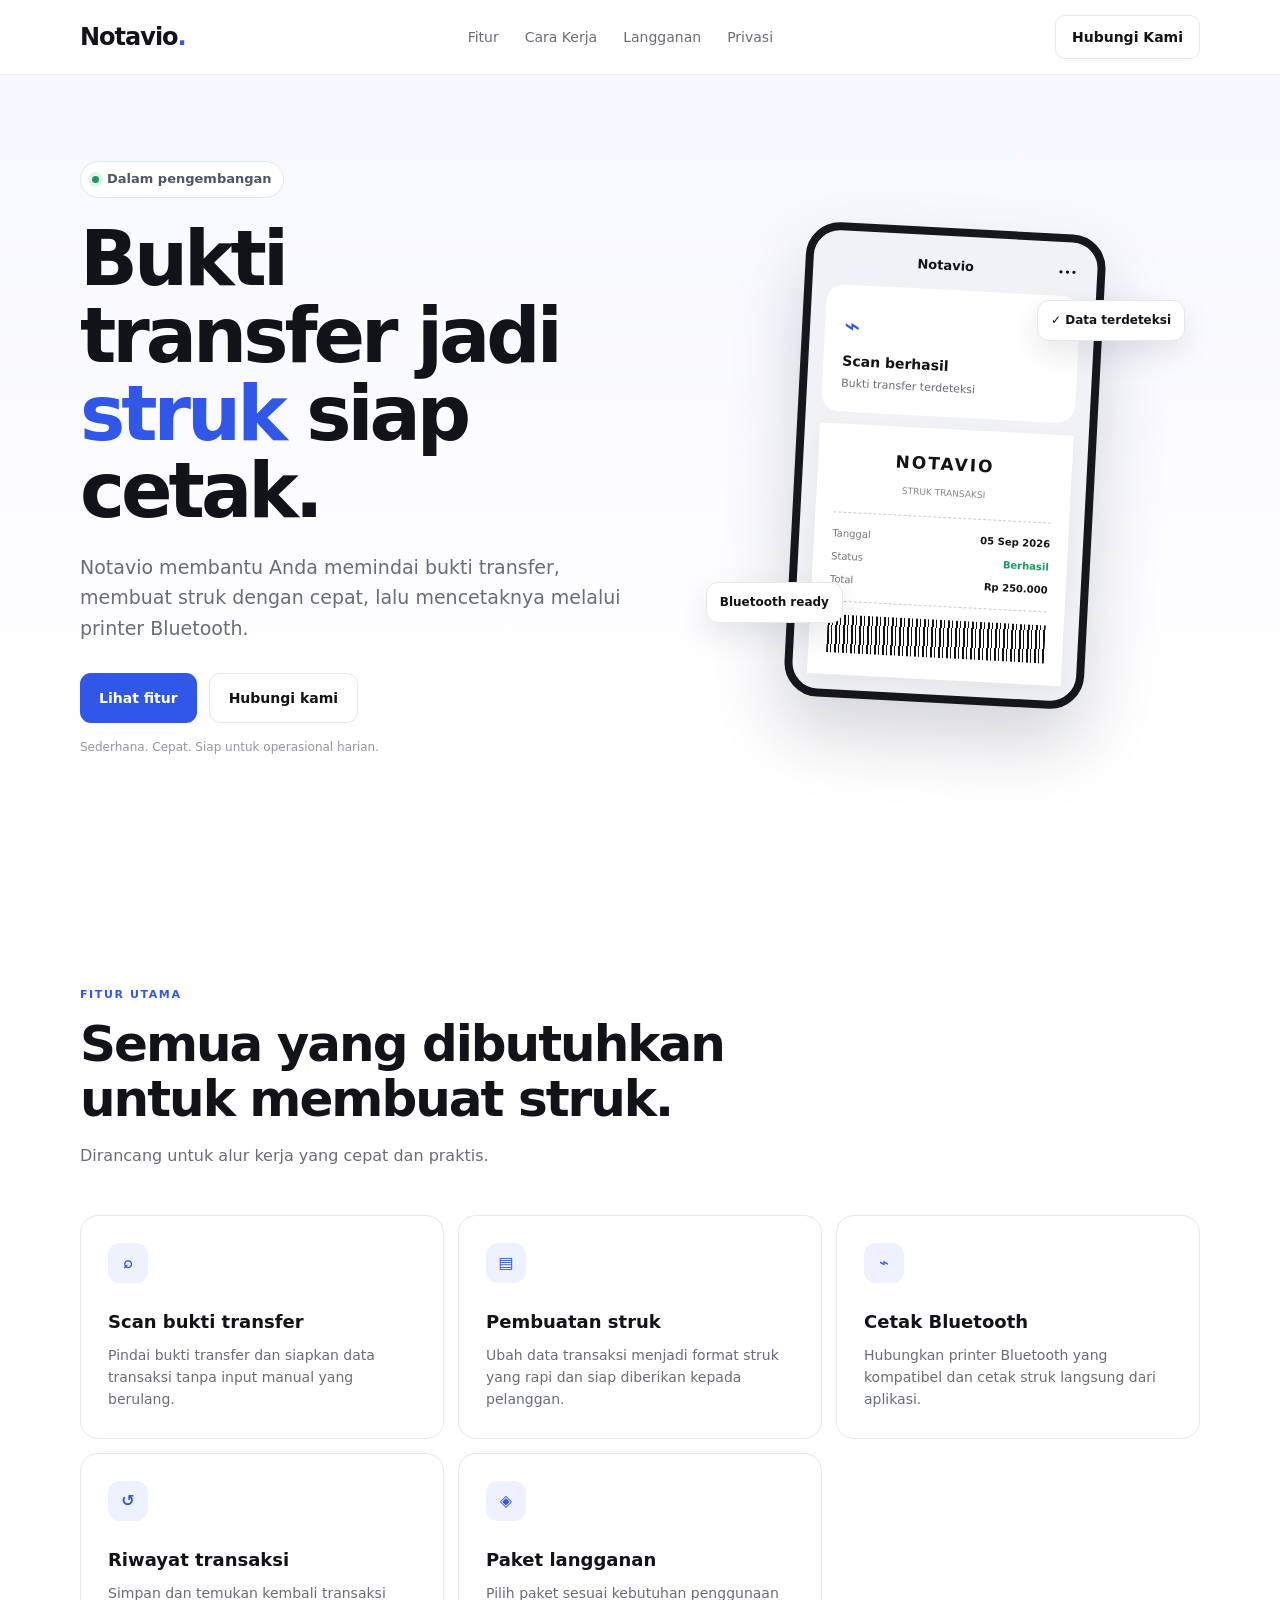
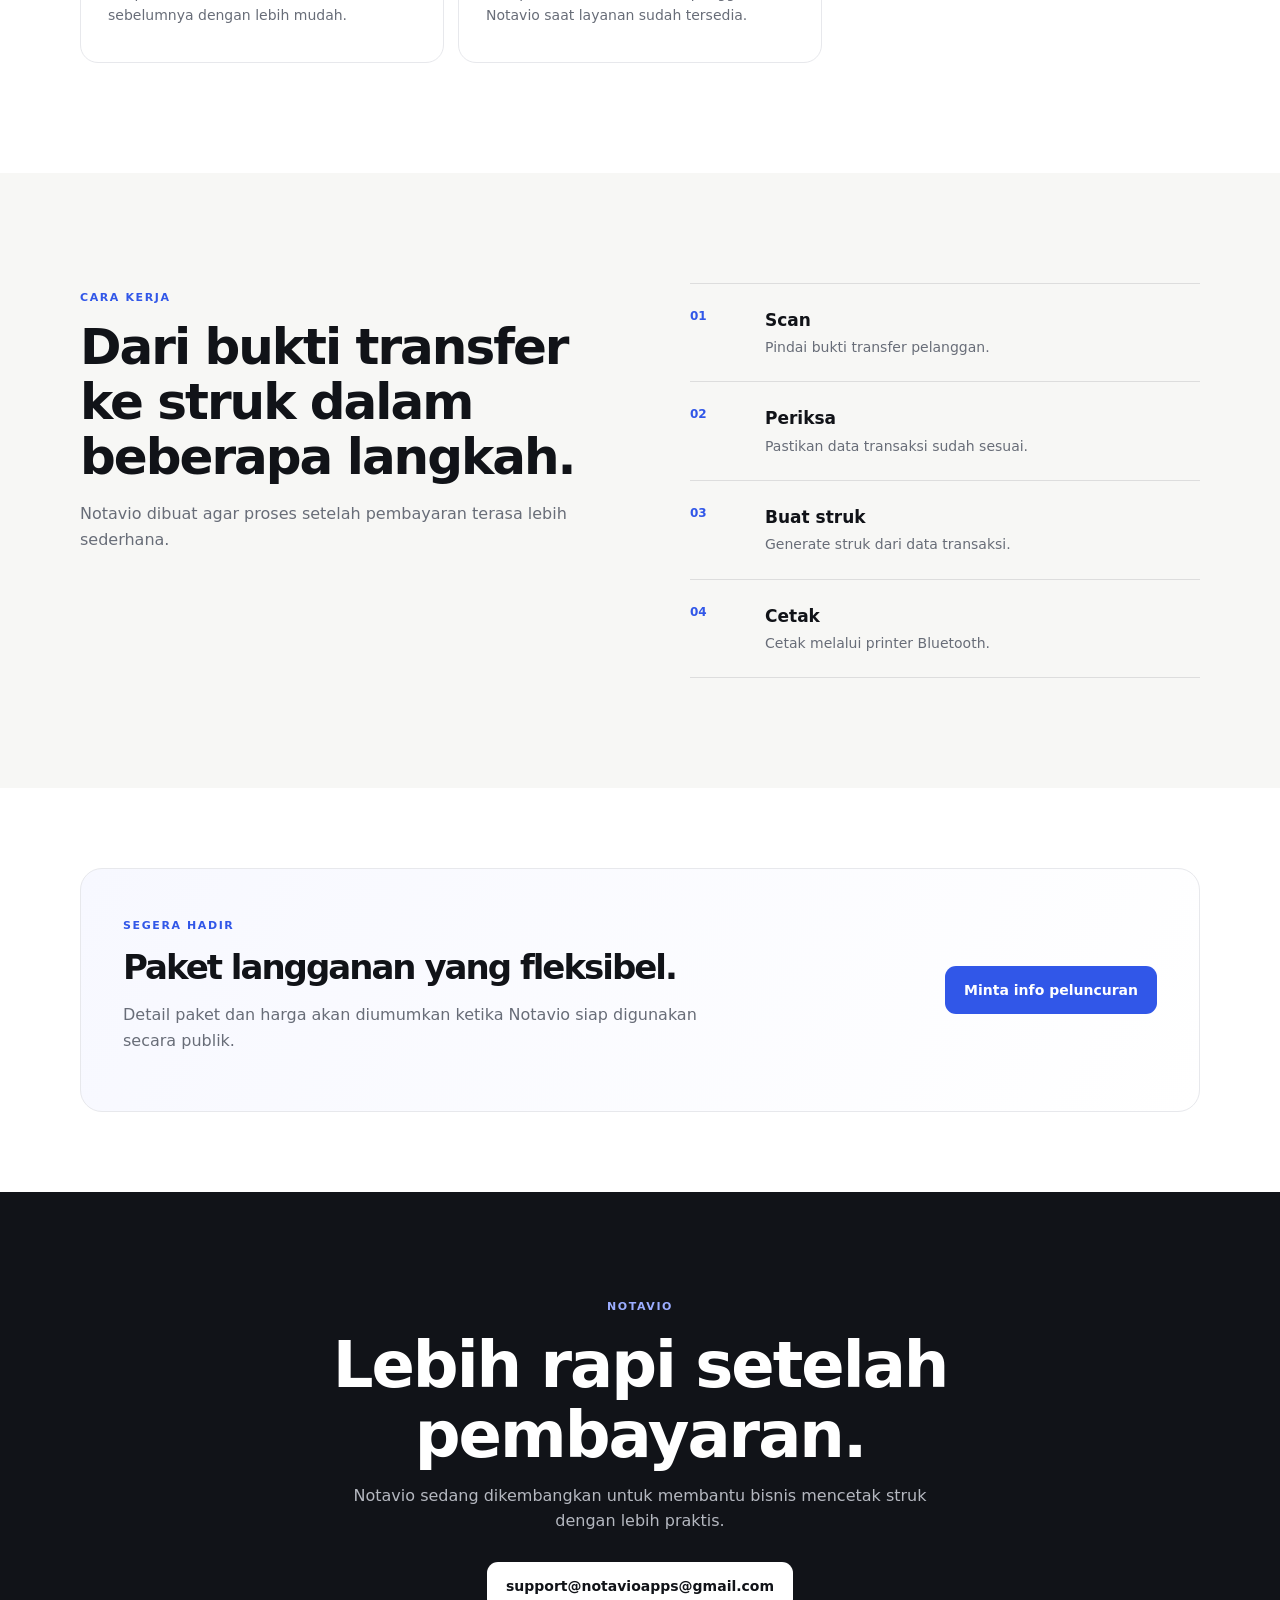
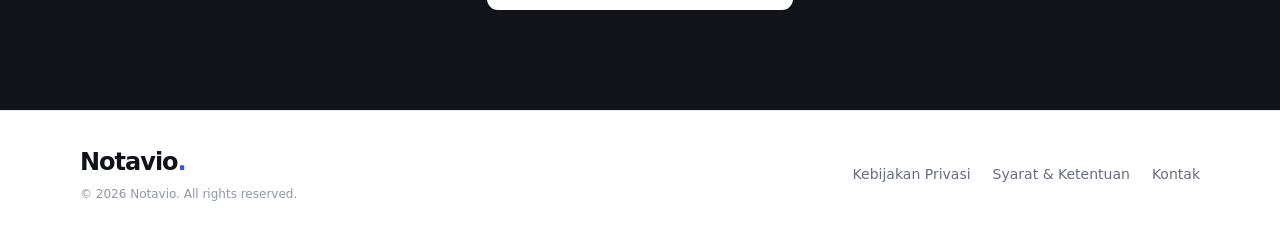
<file: index.html>
<!DOCTYPE html>
<html lang="id">
<head>
  <meta charset="UTF-8">
  <meta name="viewport" content="width=device-width, initial-scale=1.0">
  <meta name="description" content="Notavio — aplikasi untuk mengubah bukti transfer menjadi struk siap cetak.">
  <title>Notavio — Bukti Transfer Jadi Struk</title>
  <link rel="stylesheet" href="styles.css">
</head>
<body>
  <header class="nav-wrap">
    <nav class="container nav">
      <a class="brand" href="index.html" aria-label="Notavio">Notavio<span>.</span></a>
      <div class="nav-links">
        <a href="#fitur">Fitur</a>
        <a href="#cara-kerja">Cara Kerja</a>
        <a href="#langganan">Langganan</a>
        <a href="privacy.html">Privasi</a>
      </div>
      <a class="nav-cta" href="mailto:support@notavioapps@gmail.com">Hubungi Kami</a>
    </nav>
  </header>

  <main>
    <section class="hero">
      <div class="container hero-grid">
        <div>
          <div class="eyebrow"><span class="status-dot"></span> Dalam pengembangan</div>
          <h1>Bukti transfer jadi <em>struk</em> siap cetak.</h1>
          <p class="hero-copy">
            Notavio membantu Anda memindai bukti transfer, membuat struk dengan cepat,
            lalu mencetaknya melalui printer Bluetooth.
          </p>
          <div class="hero-actions">
            <a class="button primary" href="#fitur">Lihat fitur</a>
            <a class="button secondary" href="mailto:support@notavioapps@gmail.com">Hubungi kami</a>
          </div>
          <p class="microcopy">Sederhana. Cepat. Siap untuk operasional harian.</p>
        </div>

        <div class="receipt-stage" aria-label="Ilustrasi struk Notavio">
          <div class="phone">
            <div class="phone-top"><span></span><b>Notavio</b><span>•••</span></div>
            <div class="scan-card">
              <div class="scan-icon">⌁</div>
              <strong>Scan berhasil</strong>
              <small>Bukti transfer terdeteksi</small>
            </div>
            <div class="receipt">
              <div class="receipt-title">NOTAVIO</div>
              <small>STRUK TRANSAKSI</small>
              <hr>
              <div class="receipt-row"><span>Tanggal</span><b>05 Sep 2026</b></div>
              <div class="receipt-row"><span>Status</span><b class="success">Berhasil</b></div>
              <div class="receipt-row"><span>Total</span><b>Rp 250.000</b></div>
              <hr>
              <div class="barcode"></div>
            </div>
          </div>
          <div class="float-tag tag-one">✓ Data terdeteksi</div>
          <div class="float-tag tag-two">Bluetooth ready</div>
        </div>
      </div>
    </section>

    <section class="feature-section" id="fitur">
      <div class="container">
        <div class="section-heading">
          <span class="section-label">FITUR UTAMA</span>
          <h2>Semua yang dibutuhkan untuk membuat struk.</h2>
          <p>Dirancang untuk alur kerja yang cepat dan praktis.</p>
        </div>
        <div class="feature-grid">
          <article class="feature-card">
            <div class="icon">⌕</div>
            <h3>Scan bukti transfer</h3>
            <p>Pindai bukti transfer dan siapkan data transaksi tanpa input manual yang berulang.</p>
          </article>
          <article class="feature-card">
            <div class="icon">▤</div>
            <h3>Pembuatan struk</h3>
            <p>Ubah data transaksi menjadi format struk yang rapi dan siap diberikan kepada pelanggan.</p>
          </article>
          <article class="feature-card">
            <div class="icon">⌁</div>
            <h3>Cetak Bluetooth</h3>
            <p>Hubungkan printer Bluetooth yang kompatibel dan cetak struk langsung dari aplikasi.</p>
          </article>
          <article class="feature-card">
            <div class="icon">↺</div>
            <h3>Riwayat transaksi</h3>
            <p>Simpan dan temukan kembali transaksi sebelumnya dengan lebih mudah.</p>
          </article>
          <article class="feature-card">
            <div class="icon">◈</div>
            <h3>Paket langganan</h3>
            <p>Pilih paket sesuai kebutuhan penggunaan Notavio saat layanan sudah tersedia.</p>
          </article>
        </div>
      </div>
    </section>

    <section class="workflow" id="cara-kerja">
      <div class="container workflow-grid">
        <div>
          <span class="section-label">CARA KERJA</span>
          <h2>Dari bukti transfer ke struk dalam beberapa langkah.</h2>
          <p class="muted">Notavio dibuat agar proses setelah pembayaran terasa lebih sederhana.</p>
        </div>
        <div class="steps">
          <div class="step"><span>01</span><div><h3>Scan</h3><p>Pindai bukti transfer pelanggan.</p></div></div>
          <div class="step"><span>02</span><div><h3>Periksa</h3><p>Pastikan data transaksi sudah sesuai.</p></div></div>
          <div class="step"><span>03</span><div><h3>Buat struk</h3><p>Generate struk dari data transaksi.</p></div></div>
          <div class="step"><span>04</span><div><h3>Cetak</h3><p>Cetak melalui printer Bluetooth.</p></div></div>
        </div>
      </div>
    </section>

    <section class="pricing" id="langganan">
      <div class="container">
        <div class="pricing-card">
          <div>
            <span class="section-label">SEGERA HADIR</span>
            <h2>Paket langganan yang fleksibel.</h2>
            <p>Detail paket dan harga akan diumumkan ketika Notavio siap digunakan secara publik.</p>
          </div>
          <a class="button primary" href="mailto:support@notavioapps@gmail.com?subject=Notifikasi%20peluncuran%20Notavio">Minta info peluncuran</a>
        </div>
      </div>
    </section>

    <section class="cta">
      <div class="container cta-inner">
        <span class="section-label">NOTAVIO</span>
        <h2>Lebih rapi setelah pembayaran.</h2>
        <p>Notavio sedang dikembangkan untuk membantu bisnis mencetak struk dengan lebih praktis.</p>
        <a class="button light" href="mailto:support@notavioapps@gmail.com">support@notavioapps@gmail.com</a>
      </div>
    </section>
  </main>

  <footer>
    <div class="container footer">
      <div><a class="brand" href="index.html">Notavio<span>.</span></a><p>© 2026 Notavio. All rights reserved.</p></div>
      <div class="footer-links"><a href="privacy.html">Kebijakan Privasi</a><a href="terms.html">Syarat &amp; Ketentuan</a><a href="mailto:support@notavioapps@gmail.com">Kontak</a></div>
    </div>
  </footer>
</body>
</html>
</file>
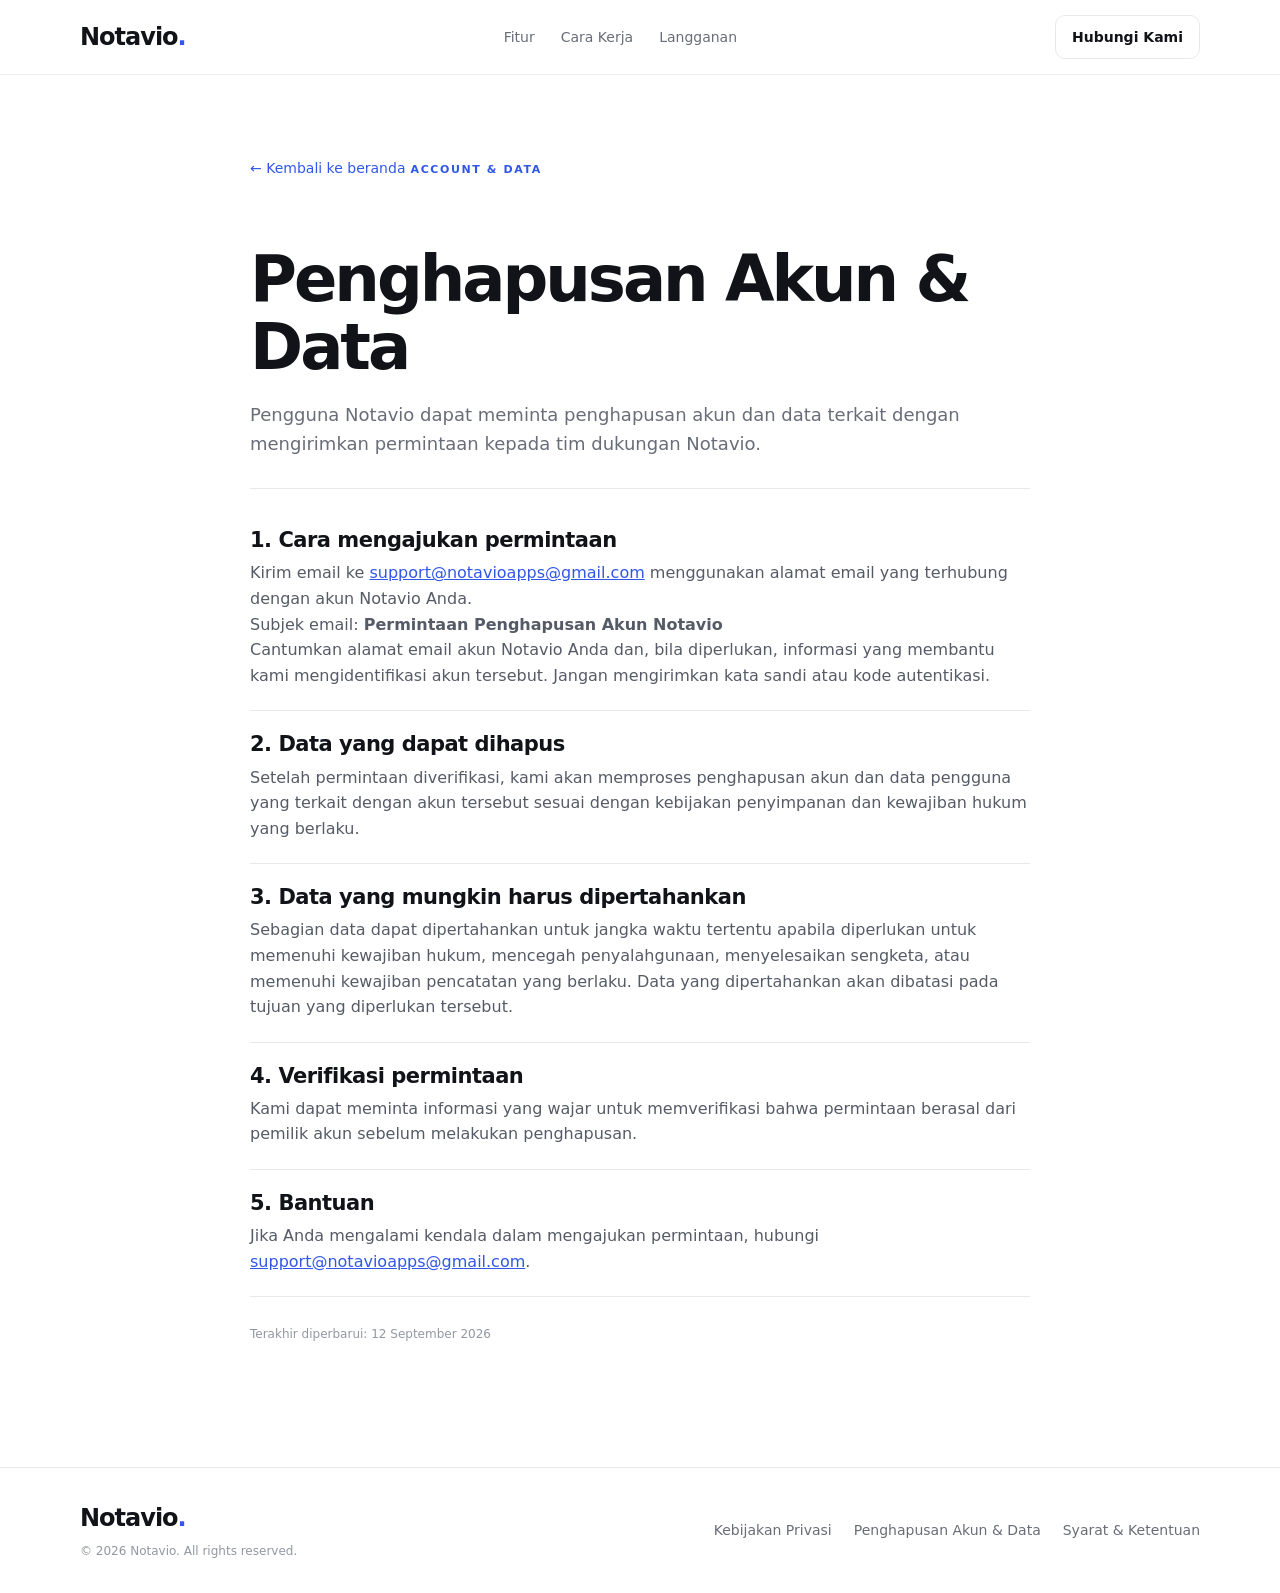
<file: account-deletion.html>
<!DOCTYPE html>
<html lang="id">
<head>
  <meta charset="UTF-8">
  <meta name="viewport" content="width=device-width, initial-scale=1.0">
  <meta name="description" content="Permintaan Penghapusan Akun dan Data Notavio">
  <title>Penghapusan Akun & Data — Notavio</title>
  <link rel="stylesheet" href="styles.css">
</head>
<body>
<header class="nav-wrap">
  <nav class="container nav">
    <a class="brand" href="index.html">Notavio<span>.</span></a>
    <div class="nav-links">
      <a href="index.html#fitur">Fitur</a>
      <a href="index.html#cara-kerja">Cara Kerja</a>
      <a href="index.html#langganan">Langganan</a>
    </div>
    <a class="nav-cta" href="mailto:support@notavioapps@gmail.com">Hubungi Kami</a>
  </nav>
</header>

<main class="legal">
  <div class="container legal-inner">
    <a class="back" href="index.html">← Kembali ke beranda</a>
    <span class="section-label">ACCOUNT & DATA</span>
    <h1>Penghapusan Akun & Data</h1>
    <p class="lead">
      Pengguna Notavio dapat meminta penghapusan akun dan data terkait dengan mengirimkan
      permintaan kepada tim dukungan Notavio.
    </p>

    <section>
      <h2>1. Cara mengajukan permintaan</h2>
      <p>
        Kirim email ke <a href="mailto:support@notavioapps@gmail.com">support@notavioapps@gmail.com</a>
        menggunakan alamat email yang terhubung dengan akun Notavio Anda.
      </p>
      <p>
        Subjek email: <strong>Permintaan Penghapusan Akun Notavio</strong>
      </p>
      <p>
        Cantumkan alamat email akun Notavio Anda dan, bila diperlukan, informasi yang membantu
        kami mengidentifikasi akun tersebut. Jangan mengirimkan kata sandi atau kode autentikasi.
      </p>
    </section>

    <section>
      <h2>2. Data yang dapat dihapus</h2>
      <p>
        Setelah permintaan diverifikasi, kami akan memproses penghapusan akun dan data pengguna
        yang terkait dengan akun tersebut sesuai dengan kebijakan penyimpanan dan kewajiban hukum
        yang berlaku.
      </p>
    </section>

    <section>
      <h2>3. Data yang mungkin harus dipertahankan</h2>
      <p>
        Sebagian data dapat dipertahankan untuk jangka waktu tertentu apabila diperlukan untuk
        memenuhi kewajiban hukum, mencegah penyalahgunaan, menyelesaikan sengketa, atau memenuhi
        kewajiban pencatatan yang berlaku. Data yang dipertahankan akan dibatasi pada tujuan yang
        diperlukan tersebut.
      </p>
    </section>

    <section>
      <h2>4. Verifikasi permintaan</h2>
      <p>
        Kami dapat meminta informasi yang wajar untuk memverifikasi bahwa permintaan berasal dari
        pemilik akun sebelum melakukan penghapusan.
      </p>
    </section>

    <section>
      <h2>5. Bantuan</h2>
      <p>
        Jika Anda mengalami kendala dalam mengajukan permintaan, hubungi
        <a href="mailto:support@notavioapps@gmail.com">support@notavioapps@gmail.com</a>.
      </p>
    </section>

    <p class="updated">Terakhir diperbarui: 12 September 2026</p>
  </div>
</main>

<footer>
  <div class="container footer">
    <div>
      <a class="brand" href="index.html">Notavio<span>.</span></a>
      <p>© 2026 Notavio. All rights reserved.</p>
    </div>
    <div class="footer-links">
      <a href="privacy.html">Kebijakan Privasi</a>
      <a href="account-deletion.html">Penghapusan Akun &amp; Data</a>
      <a href="terms.html">Syarat &amp; Ketentuan</a>
    </div>
  </div>
</footer>
</body>
</html>
</file>
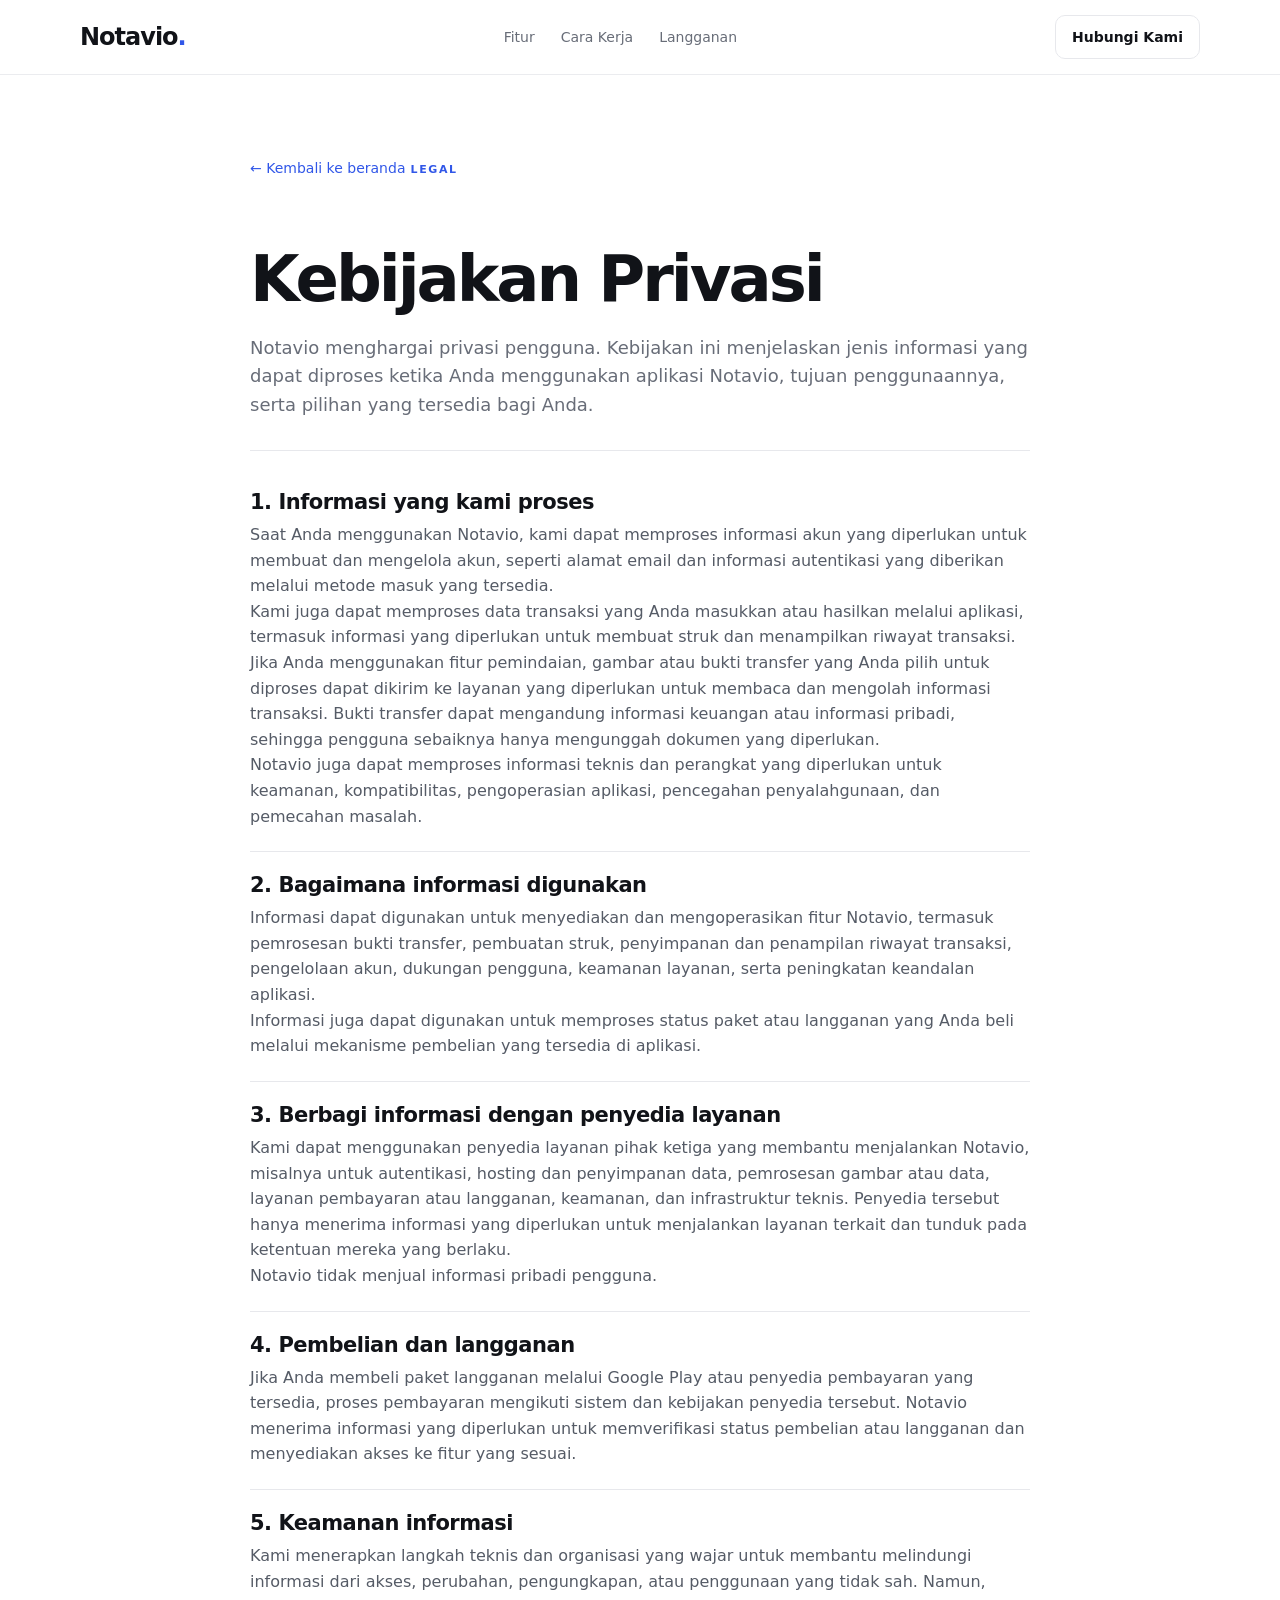
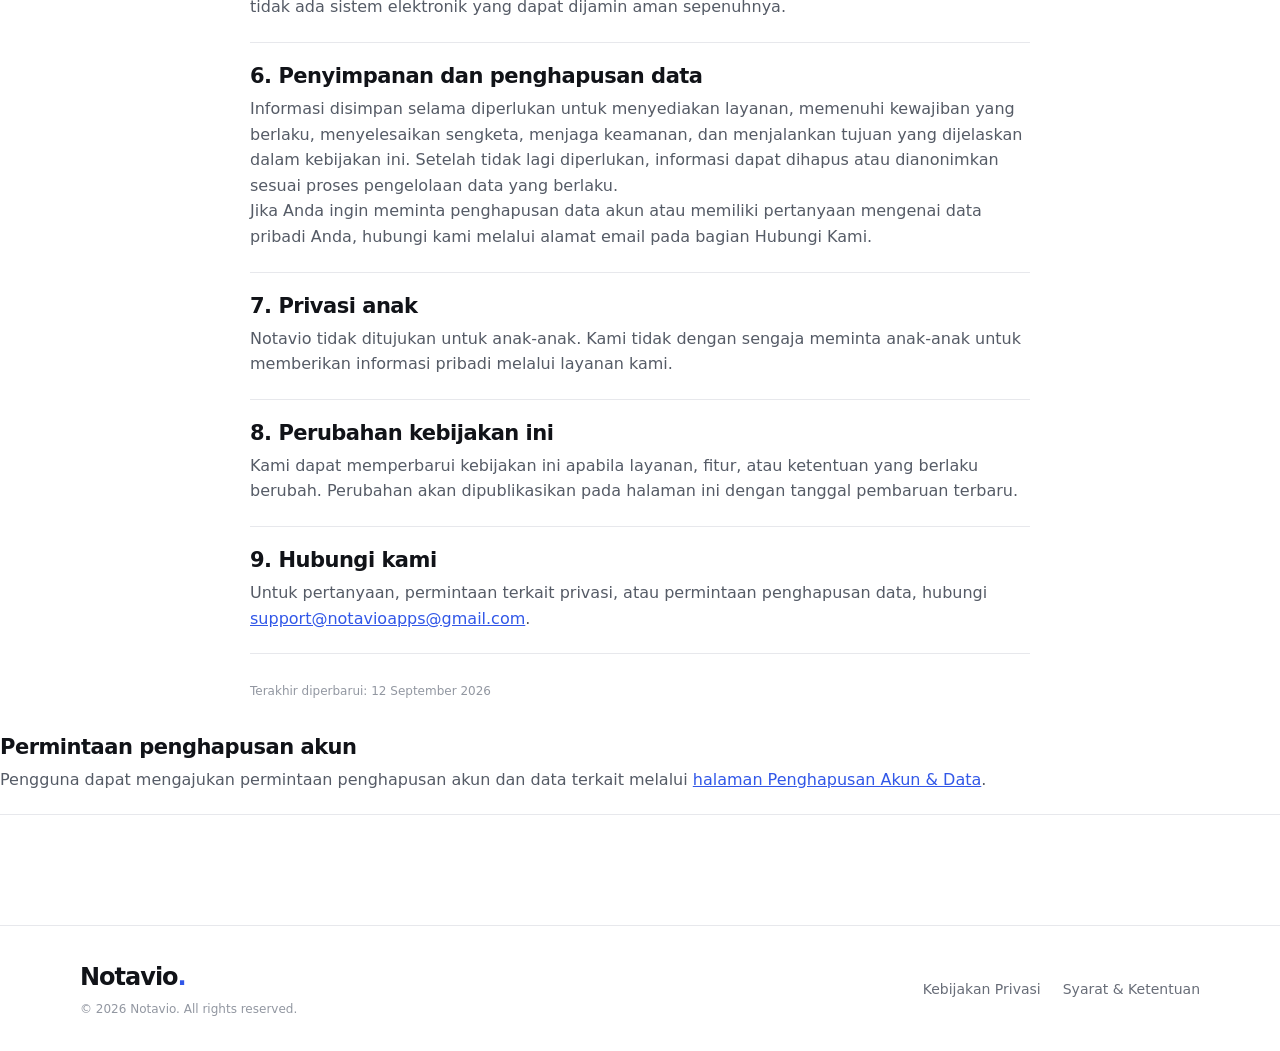
<file: privacy.html>
<!DOCTYPE html>
<html lang="id">
<head>
  <meta charset="UTF-8">
  <meta name="viewport" content="width=device-width, initial-scale=1.0">
  <meta name="description" content="Kebijakan Privasi Notavio">
  <title>Kebijakan Privasi — Notavio</title>
  <link rel="stylesheet" href="styles.css">
</head>
<body>
<header class="nav-wrap"><nav class="container nav">
  <a class="brand" href="index.html">Notavio<span>.</span></a>
  <div class="nav-links"><a href="index.html#fitur">Fitur</a><a href="index.html#cara-kerja">Cara Kerja</a><a href="index.html#langganan">Langganan</a></div>
  <a class="nav-cta" href="mailto:support@notavioapps@gmail.com">Hubungi Kami</a>
</nav></header>
<main class="legal"><div class="container legal-inner">
  <a class="back" href="index.html">← Kembali ke beranda</a>
  <span class="section-label">LEGAL</span>
  <h1>Kebijakan Privasi</h1>
  <p class="lead">Notavio menghargai privasi pengguna. Kebijakan ini menjelaskan jenis informasi yang dapat diproses ketika Anda menggunakan aplikasi Notavio, tujuan penggunaannya, serta pilihan yang tersedia bagi Anda.</p>

  <section><h2>1. Informasi yang kami proses</h2>
    <p>Saat Anda menggunakan Notavio, kami dapat memproses informasi akun yang diperlukan untuk membuat dan mengelola akun, seperti alamat email dan informasi autentikasi yang diberikan melalui metode masuk yang tersedia.</p>
    <p>Kami juga dapat memproses data transaksi yang Anda masukkan atau hasilkan melalui aplikasi, termasuk informasi yang diperlukan untuk membuat struk dan menampilkan riwayat transaksi.</p>
    <p>Jika Anda menggunakan fitur pemindaian, gambar atau bukti transfer yang Anda pilih untuk diproses dapat dikirim ke layanan yang diperlukan untuk membaca dan mengolah informasi transaksi. Bukti transfer dapat mengandung informasi keuangan atau informasi pribadi, sehingga pengguna sebaiknya hanya mengunggah dokumen yang diperlukan.</p>
    <p>Notavio juga dapat memproses informasi teknis dan perangkat yang diperlukan untuk keamanan, kompatibilitas, pengoperasian aplikasi, pencegahan penyalahgunaan, dan pemecahan masalah.</p>
  </section>

  <section><h2>2. Bagaimana informasi digunakan</h2>
    <p>Informasi dapat digunakan untuk menyediakan dan mengoperasikan fitur Notavio, termasuk pemrosesan bukti transfer, pembuatan struk, penyimpanan dan penampilan riwayat transaksi, pengelolaan akun, dukungan pengguna, keamanan layanan, serta peningkatan keandalan aplikasi.</p>
    <p>Informasi juga dapat digunakan untuk memproses status paket atau langganan yang Anda beli melalui mekanisme pembelian yang tersedia di aplikasi.</p>
  </section>

  <section><h2>3. Berbagi informasi dengan penyedia layanan</h2>
    <p>Kami dapat menggunakan penyedia layanan pihak ketiga yang membantu menjalankan Notavio, misalnya untuk autentikasi, hosting dan penyimpanan data, pemrosesan gambar atau data, layanan pembayaran atau langganan, keamanan, dan infrastruktur teknis. Penyedia tersebut hanya menerima informasi yang diperlukan untuk menjalankan layanan terkait dan tunduk pada ketentuan mereka yang berlaku.</p>
    <p>Notavio tidak menjual informasi pribadi pengguna.</p>
  </section>

  <section><h2>4. Pembelian dan langganan</h2>
    <p>Jika Anda membeli paket langganan melalui Google Play atau penyedia pembayaran yang tersedia, proses pembayaran mengikuti sistem dan kebijakan penyedia tersebut. Notavio menerima informasi yang diperlukan untuk memverifikasi status pembelian atau langganan dan menyediakan akses ke fitur yang sesuai.</p>
  </section>

  <section><h2>5. Keamanan informasi</h2>
    <p>Kami menerapkan langkah teknis dan organisasi yang wajar untuk membantu melindungi informasi dari akses, perubahan, pengungkapan, atau penggunaan yang tidak sah. Namun, tidak ada sistem elektronik yang dapat dijamin aman sepenuhnya.</p>
  </section>

  <section><h2>6. Penyimpanan dan penghapusan data</h2>
    <p>Informasi disimpan selama diperlukan untuk menyediakan layanan, memenuhi kewajiban yang berlaku, menyelesaikan sengketa, menjaga keamanan, dan menjalankan tujuan yang dijelaskan dalam kebijakan ini. Setelah tidak lagi diperlukan, informasi dapat dihapus atau dianonimkan sesuai proses pengelolaan data yang berlaku.</p>
    <p>Jika Anda ingin meminta penghapusan data akun atau memiliki pertanyaan mengenai data pribadi Anda, hubungi kami melalui alamat email pada bagian Hubungi Kami.</p>
  </section>

  <section><h2>7. Privasi anak</h2>
    <p>Notavio tidak ditujukan untuk anak-anak. Kami tidak dengan sengaja meminta anak-anak untuk memberikan informasi pribadi melalui layanan kami.</p>
  </section>

  <section><h2>8. Perubahan kebijakan ini</h2>
    <p>Kami dapat memperbarui kebijakan ini apabila layanan, fitur, atau ketentuan yang berlaku berubah. Perubahan akan dipublikasikan pada halaman ini dengan tanggal pembaruan terbaru.</p>
  </section>

  <section><h2>9. Hubungi kami</h2>
    <p>Untuk pertanyaan, permintaan terkait privasi, atau permintaan penghapusan data, hubungi <a href="mailto:support@notavioapps@gmail.com">support@notavioapps@gmail.com</a>.</p>
  </section>

  <p class="updated">Terakhir diperbarui: 12 September 2026</p>
</div><section><h2>Permintaan penghapusan akun</h2><p>Pengguna dapat mengajukan permintaan penghapusan akun dan data terkait melalui <a href="account-deletion.html">halaman Penghapusan Akun &amp; Data</a>.</p></section>
</main>
<footer><div class="container footer"><div><a class="brand" href="index.html">Notavio<span>.</span></a><p>© 2026 Notavio. All rights reserved.</p></div><div class="footer-links"><a href="privacy.html">Kebijakan Privasi</a><a href="terms.html">Syarat &amp; Ketentuan</a></div></div></footer>
</body>
</html>
</file>
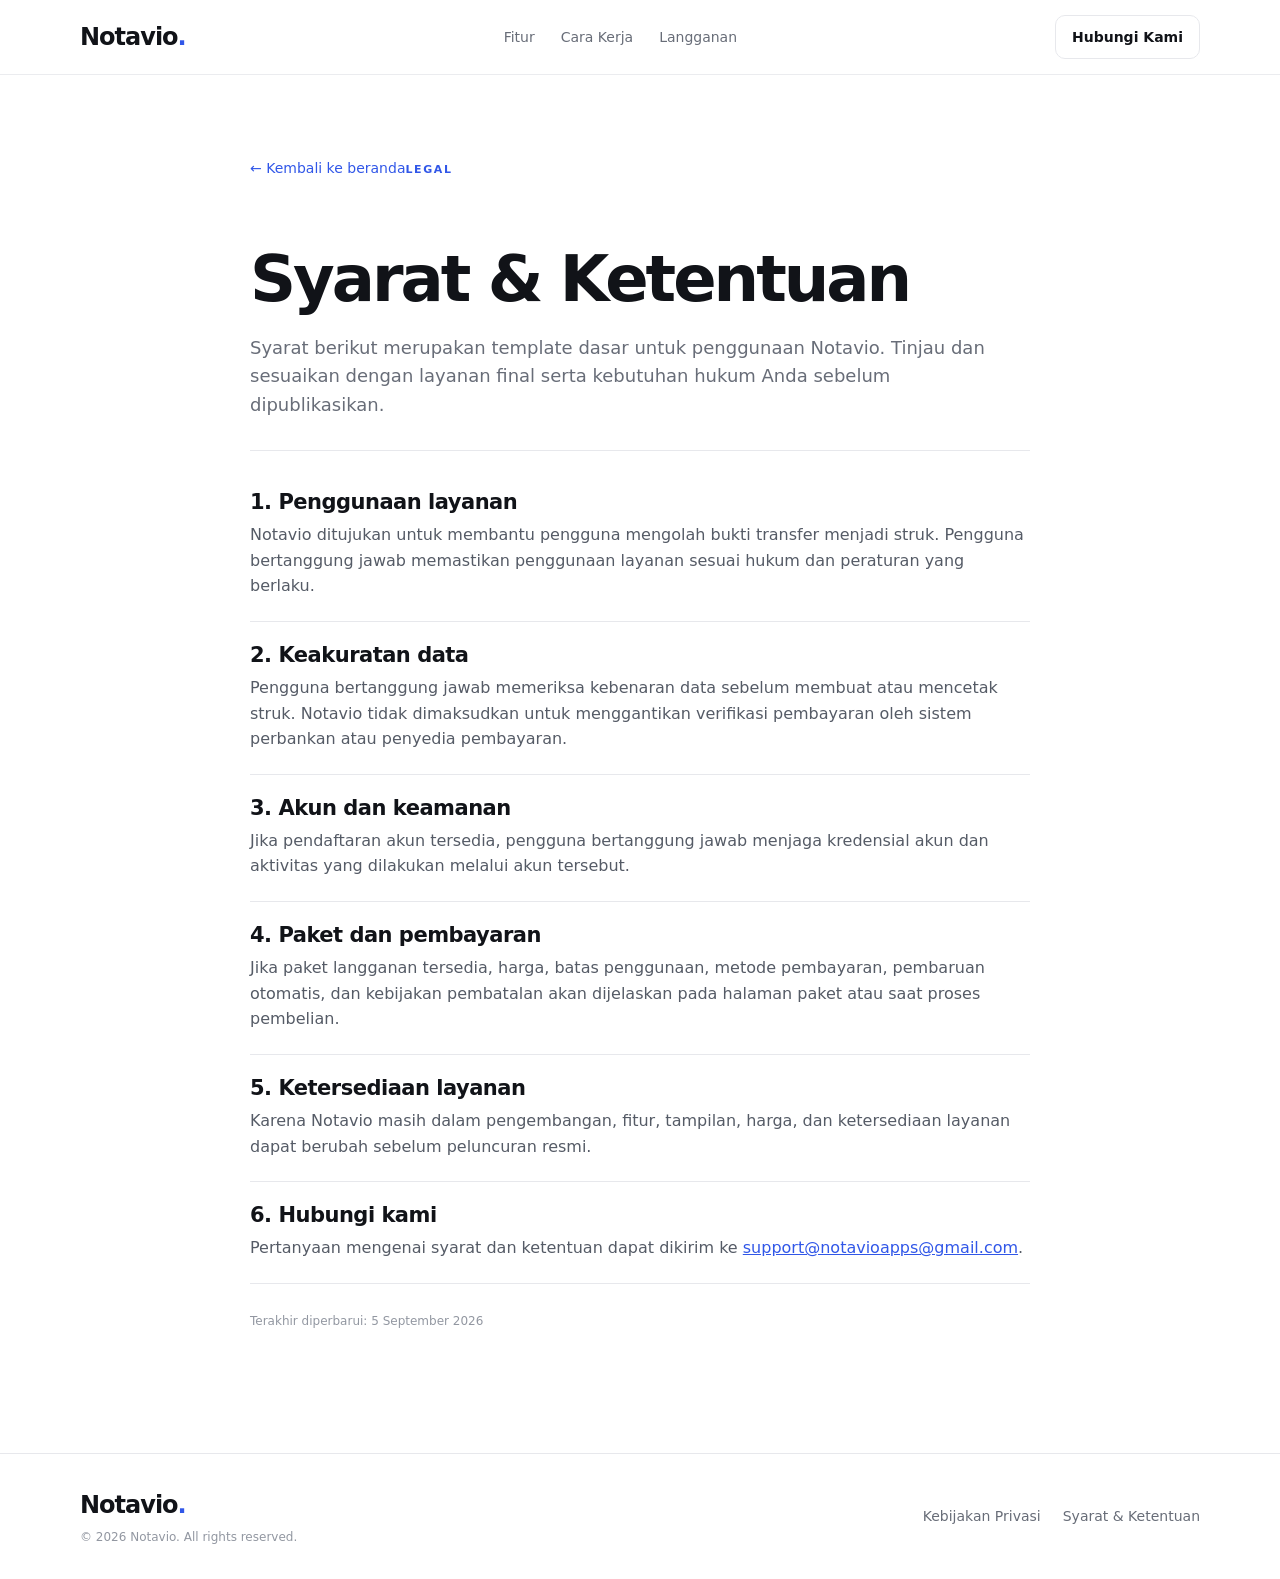
<file: terms.html>
<!DOCTYPE html>
<html lang="id">
<head>
  <meta charset="UTF-8"><meta name="viewport" content="width=device-width, initial-scale=1.0">
  <meta name="description" content="Syarat dan Ketentuan Notavio">
  <title>Syarat & Ketentuan — Notavio</title><link rel="stylesheet" href="styles.css">
</head>
<body>
<header class="nav-wrap"><nav class="container nav"><a class="brand" href="index.html">Notavio<span>.</span></a><div class="nav-links"><a href="index.html#fitur">Fitur</a><a href="index.html#cara-kerja">Cara Kerja</a><a href="index.html#langganan">Langganan</a></div><a class="nav-cta" href="mailto:support@notavioapps@gmail.com">Hubungi Kami</a></nav></header>
<main class="legal"><div class="container legal-inner"><a class="back" href="index.html">← Kembali ke beranda</a><span class="section-label">LEGAL</span><h1>Syarat &amp; Ketentuan</h1><p class="lead">Syarat berikut merupakan template dasar untuk penggunaan Notavio. Tinjau dan sesuaikan dengan layanan final serta kebutuhan hukum Anda sebelum dipublikasikan.</p>
<section><h2>1. Penggunaan layanan</h2><p>Notavio ditujukan untuk membantu pengguna mengolah bukti transfer menjadi struk. Pengguna bertanggung jawab memastikan penggunaan layanan sesuai hukum dan peraturan yang berlaku.</p></section>
<section><h2>2. Keakuratan data</h2><p>Pengguna bertanggung jawab memeriksa kebenaran data sebelum membuat atau mencetak struk. Notavio tidak dimaksudkan untuk menggantikan verifikasi pembayaran oleh sistem perbankan atau penyedia pembayaran.</p></section>
<section><h2>3. Akun dan keamanan</h2><p>Jika pendaftaran akun tersedia, pengguna bertanggung jawab menjaga kredensial akun dan aktivitas yang dilakukan melalui akun tersebut.</p></section>
<section><h2>4. Paket dan pembayaran</h2><p>Jika paket langganan tersedia, harga, batas penggunaan, metode pembayaran, pembaruan otomatis, dan kebijakan pembatalan akan dijelaskan pada halaman paket atau saat proses pembelian.</p></section>
<section><h2>5. Ketersediaan layanan</h2><p>Karena Notavio masih dalam pengembangan, fitur, tampilan, harga, dan ketersediaan layanan dapat berubah sebelum peluncuran resmi.</p></section>
<section><h2>6. Hubungi kami</h2><p>Pertanyaan mengenai syarat dan ketentuan dapat dikirim ke <a href="mailto:support@notavioapps@gmail.com">support@notavioapps@gmail.com</a>.</p></section>
<p class="updated">Terakhir diperbarui: 5 September 2026</p></div></main>
<footer><div class="container footer"><div><a class="brand" href="index.html">Notavio<span>.</span></a><p>© 2026 Notavio. All rights reserved.</p></div><div class="footer-links"><a href="privacy.html">Kebijakan Privasi</a><a href="terms.html">Syarat &amp; Ketentuan</a></div></div></footer>
</body></html>
</file>
<file: styles.css>
:root{--ink:#111318;--muted:#686d78;--line:#e7e8ec;--paper:#f7f7f5;--accent:#3157e8;--accent-dark:#2545c4;--green:#1b9a63}*{box-sizing:border-box}html{scroll-behavior:smooth}body{margin:0;font-family:Inter,ui-sans-serif,system-ui,-apple-system,BlinkMacSystemFont,"Segoe UI",sans-serif;color:var(--ink);background:#fff;line-height:1.6}.container{width:min(1120px,calc(100% - 40px));margin:auto}.nav-wrap{position:sticky;top:0;z-index:20;background:rgba(255,255,255,.88);backdrop-filter:blur(16px);border-bottom:1px solid rgba(231,232,236,.8)}.nav{height:74px;display:flex;align-items:center;justify-content:space-between;gap:28px}.brand{font-size:24px;font-weight:800;letter-spacing:-1px;text-decoration:none;color:var(--ink)}.brand span{color:var(--accent)}.nav-links{display:flex;gap:26px}.nav-links a,.footer-links a{color:var(--muted);text-decoration:none;font-size:14px}.nav-links a:hover,.footer-links a:hover{color:var(--ink)}.nav-cta{padding:10px 16px;border:1px solid var(--line);border-radius:10px;color:var(--ink);text-decoration:none;font-size:14px;font-weight:650}.hero{background:linear-gradient(180deg,#f7f8ff 0%,#fff 90%);padding:86px 0 100px;overflow:hidden}.hero-grid{display:grid;grid-template-columns:1.03fr .97fr;align-items:center;gap:70px}.eyebrow{display:inline-flex;align-items:center;gap:8px;padding:7px 11px;border:1px solid #dfe4f6;background:#fff;border-radius:999px;font-size:13px;font-weight:650;color:#4e5667}.status-dot{width:7px;height:7px;border-radius:50%;background:var(--green);box-shadow:0 0 0 4px #e2f5ec}.hero h1{font-size:clamp(48px,6vw,76px);line-height:1.02;letter-spacing:-4px;margin:22px 0 22px;max-width:680px}.hero h1 em{font-style:normal;color:var(--accent)}.hero-copy{font-size:19px;color:var(--muted);max-width:610px}.hero-actions{display:flex;gap:12px;margin:30px 0 15px}.button{display:inline-flex;align-items:center;justify-content:center;padding:13px 19px;border-radius:11px;text-decoration:none;font-weight:700;font-size:14px;transition:.2s ease}.button.primary{background:var(--accent);color:#fff}.button.primary:hover{background:var(--accent-dark);transform:translateY(-1px)}.button.secondary{border:1px solid var(--line);color:var(--ink);background:#fff}.button.light{background:#fff;color:var(--ink)}.microcopy{font-size:12px;color:#9297a1}.receipt-stage{min-height:500px;position:relative;display:grid;place-items:center}.phone{width:300px;padding:15px;border:8px solid #15171c;border-radius:34px;background:#f1f2f5;box-shadow:0 35px 70px rgba(20,27,50,.18);transform:rotate(3deg)}.phone-top{display:flex;justify-content:space-between;align-items:center;font-size:11px;padding:5px 5px 13px}.phone-top b{font-size:13px}.scan-card{padding:19px;background:#fff;border-radius:18px;margin-bottom:12px;display:grid;gap:3px}.scan-icon{font-size:27px;color:var(--accent)}.scan-card strong{font-size:14px}.scan-card small{font-size:11px;color:var(--muted)}.receipt{background:#fff;padding:22px 18px;text-align:center;box-shadow:0 10px 25px rgba(0,0,0,.05)}.receipt-title{font-size:17px;font-weight:900;letter-spacing:2px}.receipt small{font-size:9px;color:#888}.receipt hr{border:0;border-top:1px dashed #ccc;margin:13px 0}.receipt-row{display:flex;justify-content:space-between;font-size:10px;margin:7px 0}.receipt-row span{color:#777}.success{color:var(--green)}.barcode{height:38px;background:repeating-linear-gradient(90deg,#111 0 2px,#fff 2px 4px,#111 4px 5px,#fff 5px 8px);margin-top:13px}.float-tag{position:absolute;background:#fff;border:1px solid var(--line);box-shadow:0 12px 30px rgba(20,27,50,.1);padding:10px 13px;border-radius:12px;font-size:12px;font-weight:700}.tag-one{top:85px;right:15px}.tag-two{bottom:92px;left:15px}.feature-section{padding:110px 0}.section-heading{max-width:650px;margin-bottom:46px}.section-label{font-size:11px;letter-spacing:1.6px;font-weight:800;color:var(--accent)}h2{font-size:clamp(32px,4vw,50px);line-height:1.1;letter-spacing:-2px;margin:12px 0}.section-heading p,.muted{color:var(--muted)}.feature-grid{display:grid;grid-template-columns:repeat(3,1fr);gap:14px}.feature-card{padding:27px;border:1px solid var(--line);border-radius:18px;background:#fff;min-height:210px}.feature-card:nth-child(4){grid-column:1}.icon{width:40px;height:40px;border-radius:12px;background:#eef1ff;color:var(--accent);display:grid;place-items:center;font-weight:800;margin-bottom:25px}.feature-card h3{margin:0 0 7px;font-size:18px}.feature-card p{margin:0;color:var(--muted);font-size:14px}.workflow{background:var(--paper);padding:110px 0}.workflow-grid{display:grid;grid-template-columns:1fr 1fr;gap:100px;align-items:start}.steps{border-top:1px solid #ddd}.step{display:grid;grid-template-columns:55px 1fr;gap:20px;padding:23px 0;border-bottom:1px solid #ddd}.step>span{font-size:12px;font-weight:800;color:var(--accent)}.step h3{margin:0 0 2px;font-size:17px}.step p{margin:0;color:var(--muted);font-size:14px}.pricing{padding:80px 0}.pricing-card{border:1px solid var(--line);border-radius:22px;padding:42px;display:flex;align-items:center;justify-content:space-between;gap:35px;background:linear-gradient(120deg,#f7f8ff,#fff)}.pricing-card h2{font-size:34px}.pricing-card p{color:var(--muted);max-width:620px}.cta{background:var(--ink);color:#fff;padding:100px 0}.cta-inner{max-width:800px;text-align:center}.cta h2{font-size:clamp(40px,6vw,64px)}.cta p{color:#b5b8c0;max-width:620px;margin:0 auto 28px}.cta .section-label{color:#9caeff}footer{border-top:1px solid var(--line);background:#fff}.footer{min-height:125px;display:flex;align-items:center;justify-content:space-between;gap:30px}.footer p{font-size:12px;color:#9297a1;margin:4px 0 0}.footer-links{display:flex;gap:22px}.legal{padding:80px 0 110px}.legal-inner{max-width:780px}.back{display:inline-block;text-decoration:none;color:var(--muted);font-size:14px;margin-bottom:55px}.legal h1{font-size:clamp(44px,6vw,64px);letter-spacing:-3px;line-height:1.05;margin:12px 0 20px}.legal .lead{font-size:18px;color:var(--muted);padding-bottom:30px;border-bottom:1px solid var(--line)}.legal section{padding:22px 0;border-bottom:1px solid var(--line)}.legal h2{font-size:21px;letter-spacing:-.5px;margin:0 0 8px}.legal section p{color:#555b66;margin:0}.legal a{color:var(--accent)}.updated{color:#9297a1;font-size:12px;margin-top:28px}@media(max-width:850px){.nav-links{display:none}.hero{padding-top:60px}.hero-grid,.workflow-grid{grid-template-columns:1fr;gap:45px}.receipt-stage{min-height:450px}.feature-grid{grid-template-columns:1fr 1fr}.feature-card:nth-child(4){grid-column:auto}.pricing-card{display:block}.pricing-card .button{margin-top:10px}.footer{padding:25px 0;align-items:flex-start;flex-direction:column}.footer-links{flex-wrap:wrap}}@media(max-width:560px){.container{width:min(100% - 28px,1120px)}.nav{height:65px}.nav-cta{display:none}.hero h1{letter-spacing:-2.5px;font-size:49px}.hero-copy{font-size:17px}.hero-actions{flex-direction:column}.button{width:100%}.feature-grid{grid-template-columns:1fr}.feature-section,.workflow{padding:75px 0}.receipt-stage{min-height:410px}.phone{width:270px}.tag-one{right:-2px}.tag-two{left:-2px}.pricing{padding:55px 0}.pricing-card{padding:28px}.legal{padding:55px 0 80px}.back{margin-bottom:35px}}
</file>
